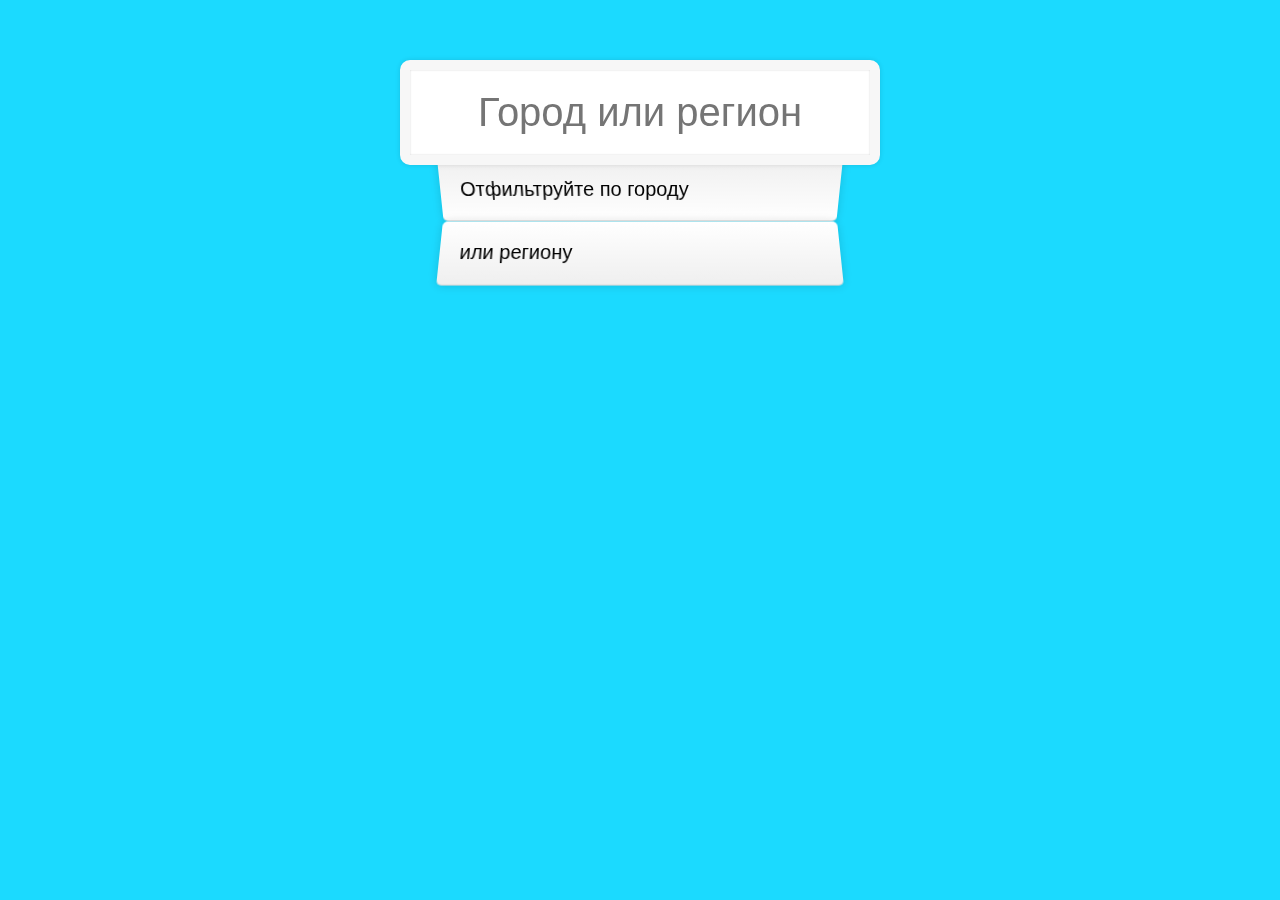
<file: Ajax Type Ahead/index.html>
<!DOCTYPE html>
<html lang="en">
<head>
    <meta charset="UTF-8">
    <title>Type Ahead 👀</title>
    <link rel="stylesheet" href="main.css">
</head>
<body>

<form class="search-form">
    <input type="text" class="search" placeholder="Город или регион">
    <ul class="suggestions">
        <li>Отфильтруйте по городу</li>
        <li>или региону</li>
    </ul>
</form>
<script src="index.js">
</script>
</body>
</html>
</file>
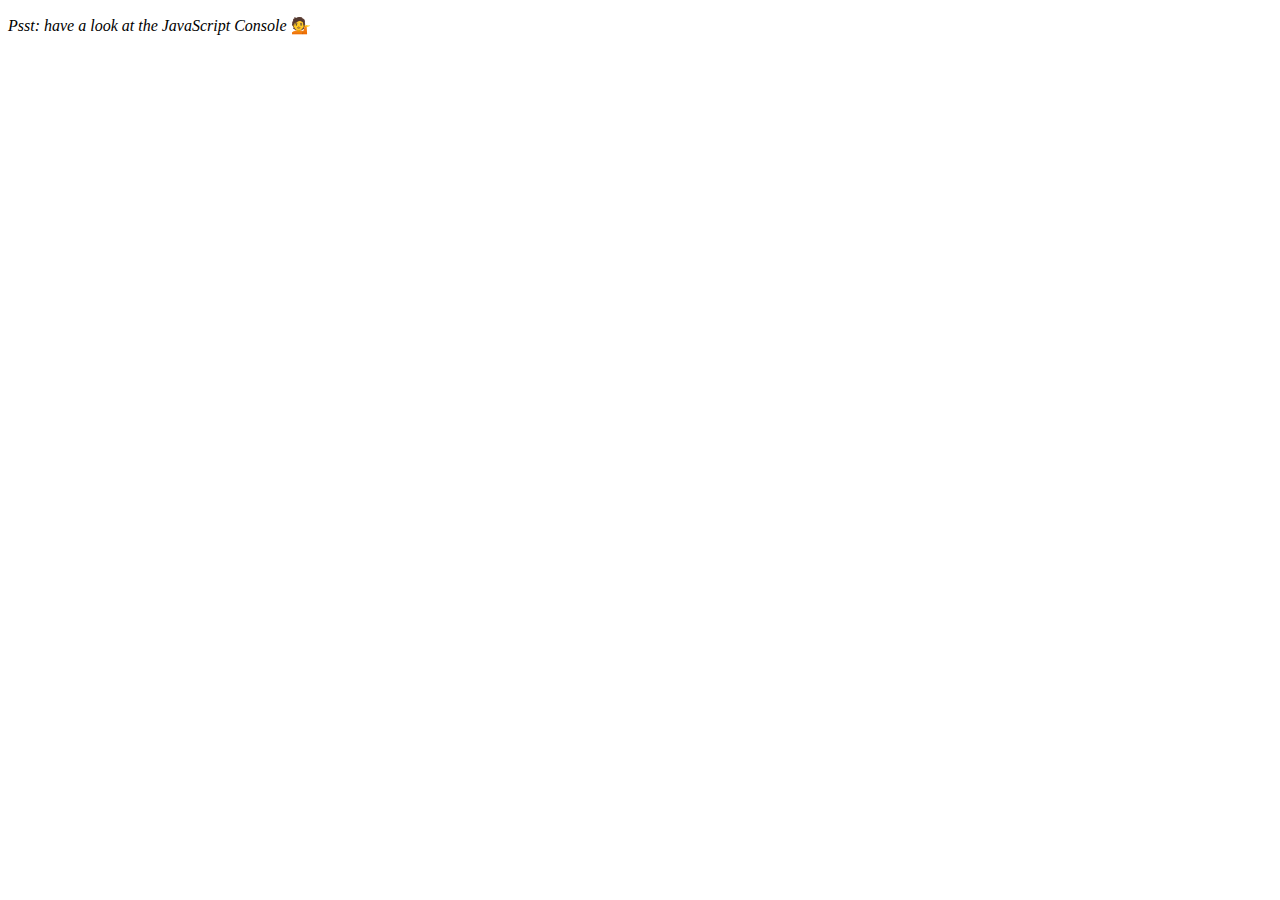
<file: Array Cardio Day 1/index.html>
<!DOCTYPE html>
<html lang="en">
<head>
    <meta charset="UTF-8">
    <title>Array Cardio 💪</title>
</head>
<body>
<p><em>Psst: have a look at the JavaScript Console</em> 💁</p>

<script src="index.js"></script>
</body>
</html>
</file>
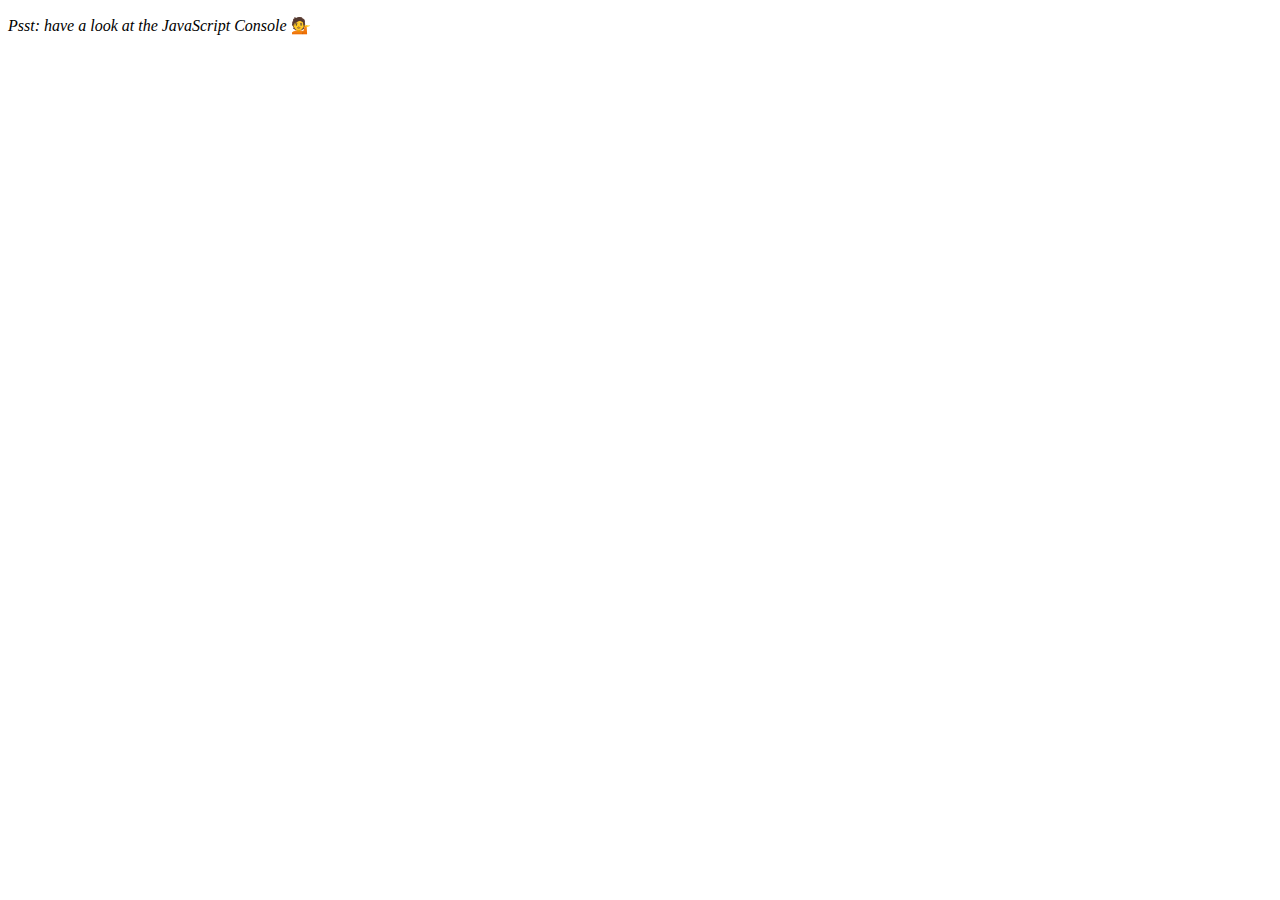
<file: Array Cardio Day 2/index.html>
<!DOCTYPE html>
<html lang="en">
<head>
    <meta charset="UTF-8">
    <title>Array Cardio Day 2</title>
</head>
<body>
<p><em>Psst: have a look at the JavaScript Console</em> 💁</p>
<script src="index.js"></script>
</body>
</html>
</file>
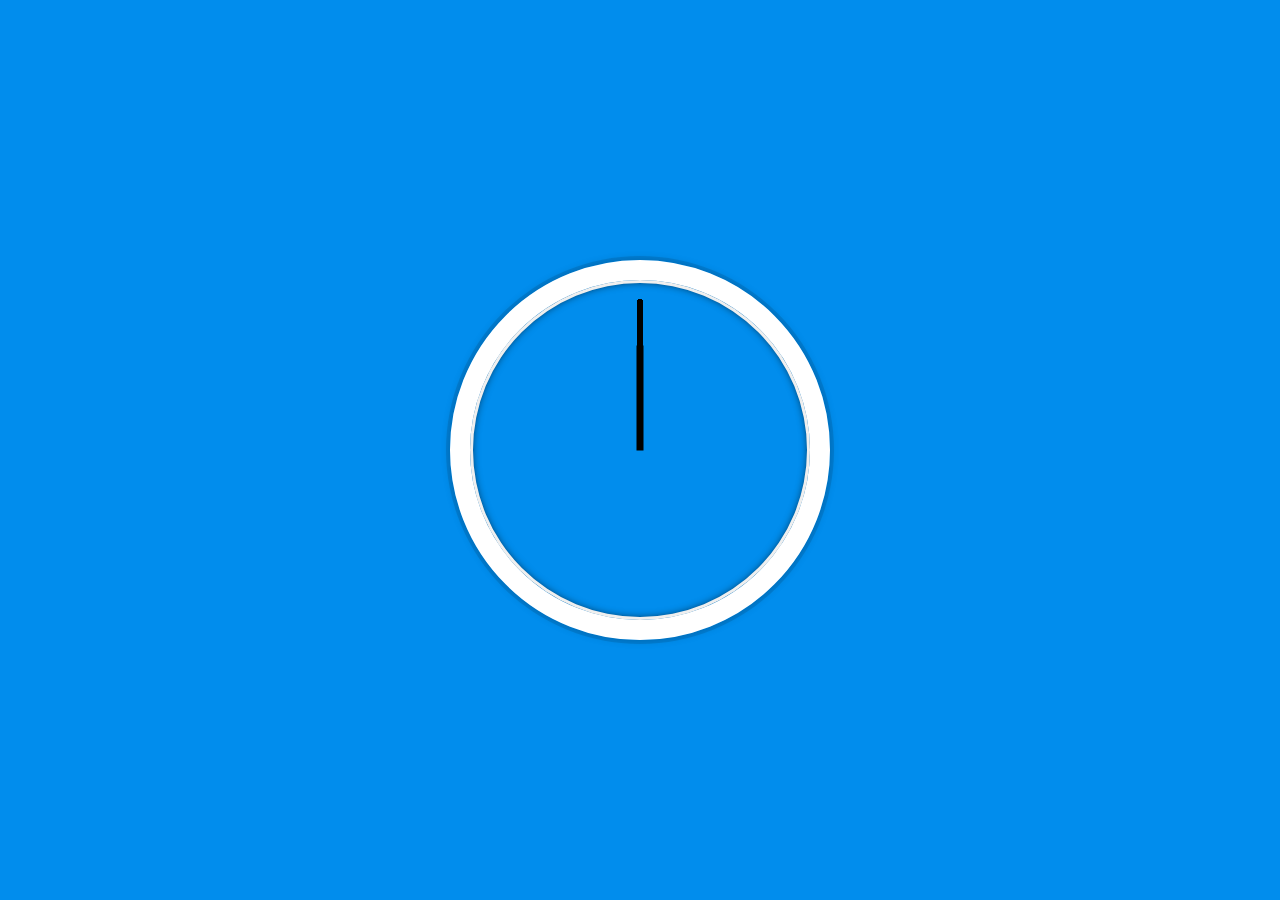
<file: CSS+JS Clock/index.html>
<!DOCTYPE html>
<html lang="en">
<head>
    <meta charset="UTF-8">
    <title>JS + CSS Clock</title>
    <link href="main.css" rel="stylesheet">
</head>
<body>


<div class="clock">
    <div class="clock-face">
        <div class="hand hour-hand"></div>
        <div class="hand min-hand"></div>
        <div class="hand second-hand"></div>
    </div>
</div>
<script src="index.js">
</script>
</body>
</html>
</file>
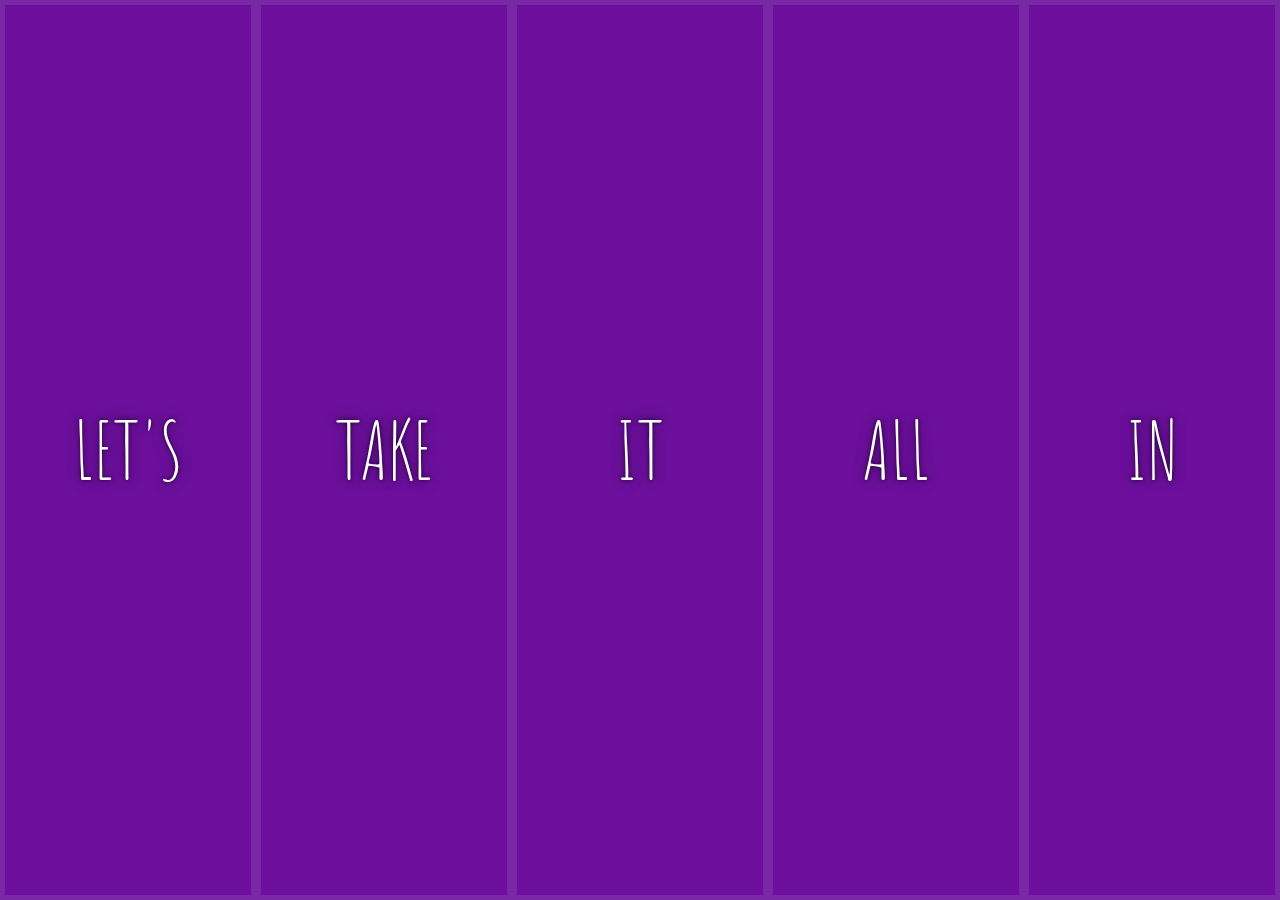
<file: Flex Panels Image Gallery/index.html>
<!DOCTYPE html>
<html lang="en">
<head>
    <meta charset="UTF-8">
    <title>Flex Panels 💪</title>
    <link href='https://fonts.googleapis.com/css?family=Amatic+SC' rel='stylesheet' type='text/css'>
    <link href="main.css" rel="stylesheet" type="text/css">
</head>
<body>


<div class="panels">
    <div class="panel panel1">
        <p>Hey</p>
        <p>Let's</p>
        <p>Dance</p>
    </div>
    <div class="panel panel2">
        <p>Give</p>
        <p>Take</p>
        <p>Receive</p>
    </div>
    <div class="panel panel3">
        <p>Experience</p>
        <p>It</p>
        <p>Today</p>
    </div>
    <div class="panel panel4">
        <p>Give</p>
        <p>All</p>
        <p>You can</p>
    </div>
    <div class="panel panel5">
        <p>Life</p>
        <p>In</p>
        <p>Motion</p>
    </div>
</div>

<script src="index.js">
</script>



</body>
</html>
</file>
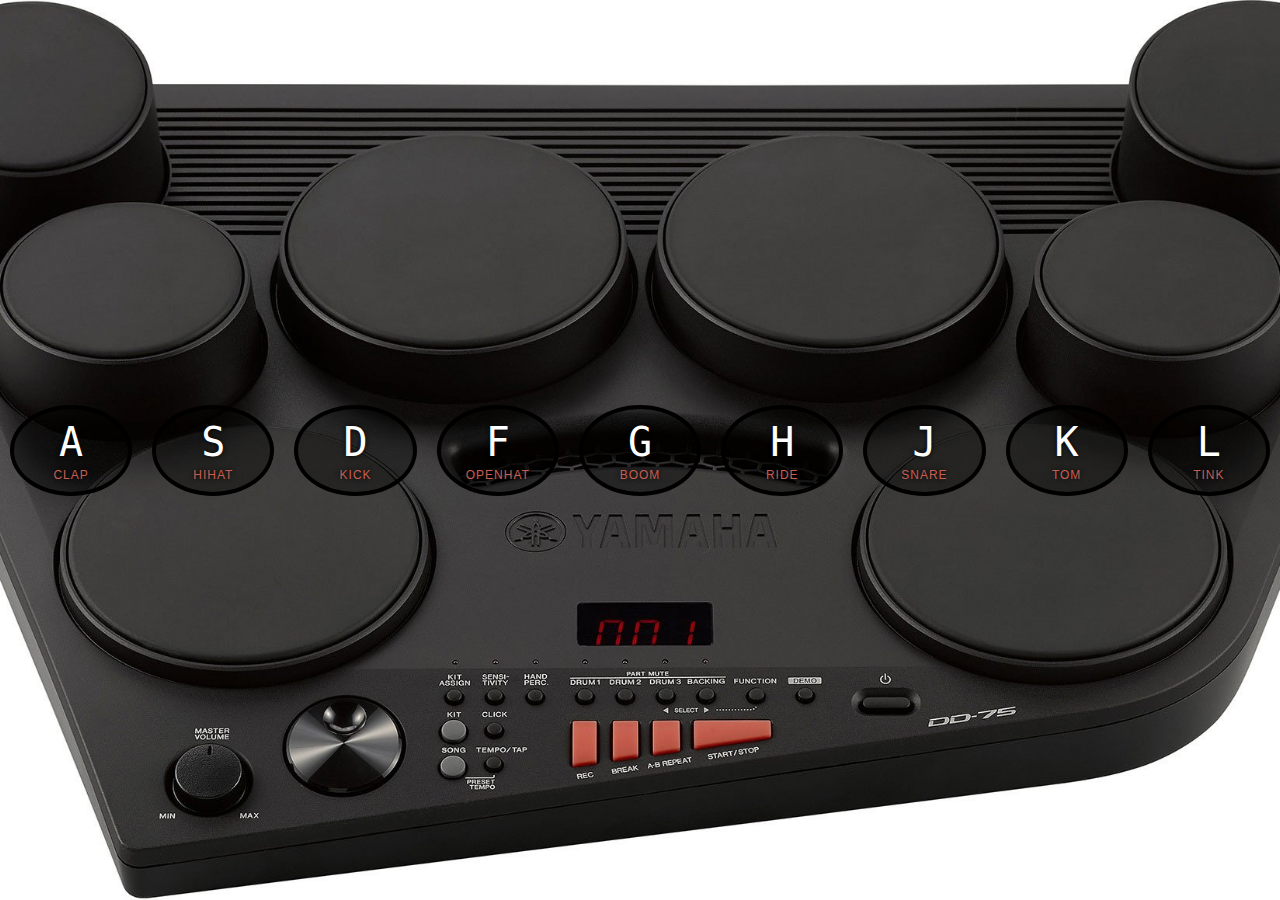
<file: JS Drum Kit/index.html>
<!DOCTYPE html>
<html lang="en">
<head>
    <meta charset="UTF-8">
    <title>JS Drum Kit</title>
    <link rel="stylesheet" href="style.css">
</head>
<body>


<div class="keys">
    <div data-key="65" onclick="playSample('clap')" class="key">
        <kbd>A</kbd>
        <span class="sound">clap</span>
    </div>
    <div data-key="83" onclick="playSample('hihat')" class="key">
        <kbd>S</kbd>
        <span class="sound">hihat</span>
    </div>
    <div data-key="68" onclick="playSample('kick')" class="key">
        <kbd>D</kbd>
        <span class="sound">kick</span>
    </div>
    <div data-key="70" onclick="playSample('openhat')" class="key">
        <kbd>F</kbd>
        <span class="sound">openhat</span>
    </div>
    <div data-key="71" onclick="playSample('boom')" class="key">
        <kbd>G</kbd>
        <span class="sound">boom</span>
    </div>
    <div data-key="72" onclick="playSample('ride')" class="key">
        <kbd>H</kbd>
        <span class="sound">ride</span>
    </div>
    <div data-key="74" onclick="playSample('snare')" class="key">
        <kbd>J</kbd>
        <span class="sound">snare</span>
    </div>
    <div data-key="75" onclick="playSample('tom')" class="key">
        <kbd>K</kbd>
        <span class="sound">tom</span>
    </div>
    <div data-key="76" onclick="playSample('tink')" class="key">
        <kbd>L</kbd>
        <span class="sound">tink</span>
    </div>
</div>

<audio data-key="65" id="clap" src="sounds/clap.wav"></audio>
<audio data-key="83" id="hihat" src="sounds/hihat.wav"></audio>
<audio data-key="68" id="kick" src="sounds/kick.wav"></audio>
<audio data-key="70" id="openhat" src="sounds/openhat.wav"></audio>
<audio data-key="71" id="boom" src="sounds/boom.wav"></audio>
<audio data-key="72" id="ride" src="sounds/ride.wav"></audio>
<audio data-key="74" id="snare" src="sounds/snare.wav"></audio>
<audio data-key="75" id="tom" src="sounds/tom.wav"></audio>
<audio data-key="76" id="tink" src="sounds/tink.wav"></audio>

<script src="index.js">
</script>


</body>
</html>
</file>
<file: Ajax Type Ahead/main.css>
html {
    box-sizing: border-box;
    background: #1BDAFF;
    font-family: 'helvetica neue', Arial, sans-serif;
    font-size: 20px;
    font-weight: 200;
    }

*, *:before, *:after {
    box-sizing: inherit;
    }

input {
    width: 100%;
    padding: 20px;
    }

.search-form {
    max-width: 400px;
    margin: 50px auto;
    }

input.search {
    margin: 0;
    text-align: center;
    outline: 0;
    border: 10px solid #F7F7F7;
    width: 120%;
    left: -10%;
    position: relative;
    top: 10px;
    z-index: 2;
    border-radius: 10px;
    font-size: 40px;
    box-shadow: 0 0 5px rgba(0, 0, 0, 0.12), inset 0 0 2px rgba(0, 0, 0, 0.19);
    }

.suggestions {
    margin: 0;
    padding: 0;
    position: relative;
    /*perspective: 20px;*/
    }

.suggestions li {
    background: white;
    list-style: none;
    border-bottom: 1px solid #D8D8D8;
    border-radius: 5px;
    box-shadow: 0 0 10px rgba(0, 0, 0, 0.14);
    margin: 0;
    padding: 20px;
    transition: background 0.2s;
    display: flex;
    justify-content: space-between;
    }

.suggestions li:nth-child(even) {
    transform: perspective(100px) rotateX(3deg) translateY(2px) scale(1.001);
    background: linear-gradient(to bottom,  #ffffff 0%,#EFEFEF 100%);
    }

.suggestions li:nth-child(odd) {
    transform: perspective(100px) rotateX(-3deg) translateY(3px);
    background: linear-gradient(to top,  #ffffff 0%,#EFEFEF 100%);
    }

span.population {
    font-size: 15px;
    }

.hl {
    background: #ffc600;
    }
</file>
<file: CSS+JS Clock/main.css>
html {
    background: #018DED url('https://images.unsplash.com/photo-1514454529242-9e4677563e7b?ixlib=rb-1.2.1&ixid=eyJhcHBfaWQiOjEyMDd9&auto=format&fit=crop&w=1950&q=80');
    background-size: cover;
    font-family: 'helvetica neue', Arial, sans-serif ;
    text-align: center;
    font-size: 10px;
    }
body {
    margin: 0;
    font-size: 2rem;
    display: flex;
    flex: 1;
    min-height: 100vh;
    align-items: center;
    }
.clock {
    width: 30rem;
    height: 30rem;
    border: 20px solid white;
    border-radius: 50%;
    margin: 50px auto;
    position: relative;
    padding: 2rem;
    box-shadow:
            0 0 0 4px rgba(0,0,0,0.1),
            inset 0 0 0 3px #EFEFEF,
            inset 0 0 10px black,
            0 0 10px rgba(0,0,0,0.2);
    }
.clock-face {
    position: relative;
    width: 100%;
    height: 100%;
    transform: translateY(-3px);
    }
.hand {
    width: 50%;
    height: 6px;
    background: black;
    position: absolute;
    top: 50%;
    transform-origin: 100%;
    transform: rotate(90deg); /* ставим стрелки на 12 часов */
    transition: all 0.2s;
    transition-timing-function: cubic-bezier(0.4, 2.08, 0.55, 0.44);
    }
.second-hand {
    height: 4px;
    }
.hour-hand {
    width: 35%;
    left: 15%;
    height: 7px;
    }
</file>
<file: Flex Panels Image Gallery/main.css>
html {
    box-sizing: border-box;
    background: #ffc600;
    font-family: 'helvetica neue';
    font-size: 20px;
    font-weight: 200;
    }

body {
    margin: 0;
    }

*, *:before, *:after {
    box-sizing: inherit;
    }
.panels {
    min-height: 100vh;
    overflow: hidden;
    display: flex;
    }
.panel {
    background: #6B0F9C;
    box-shadow: inset 0 0 0 5px rgba(255,255,255,0.1);
    color: white;
    text-align: center;
    align-items: center;
    /* Safari transitionend event.propertyName === flex */
    /* Chrome + FF transitionend event.propertyName === flex-grow */
    transition:
            font-size 0.7s cubic-bezier(0.61,-0.19, 0.7,-0.11),
            flex 0.7s cubic-bezier(0.61,-0.19, 0.7,-0.11),
            background 0.2s;
    font-size: 20px;
    background-size: cover;
    background-position: center;
    flex: 1;
    justify-content: center;
    display: flex;
    flex-direction: column;
    }
.panel1 { background-image:url(https://images.unsplash.com/photo-1548365278-2ee092b7bb18?ixlib=rb-1.2.1&auto=format&fit=crop&w=2134&q=80); }
.panel2 { background-image:url(https://images.unsplash.com/photo-1505455184862-554165e5f6ba?ixlib=rb-1.2.1&ixid=eyJhcHBfaWQiOjEyMDd9&auto=format&fit=crop&w=1500&h=1500); }
.panel3 { background-image:url(https://images.unsplash.com/photo-1524281423221-234569bc0438?ixlib=rb-1.2.1&ixid=eyJhcHBfaWQiOjEyMDd9&auto=format&fit=crop&w=2089&q=80); }
.panel4 { background-image:url(https://images.unsplash.com/photo-1553264646-7eb44743436f?ixlib=rb-1.2.1&auto=format&fit=crop&w=1500&h=1500); }
.panel5 { background-image:url(https://images.unsplash.com/photo-1500893099951-bfbcb107cd0b?ixlib=rb-1.2.1&ixid=eyJhcHBfaWQiOjEyMDd9&auto=format&fit=crop&w=1500&h=1500); }
/* Flex Items */
.panel > * {
    margin: 0;
    width: 100%;
    transition: transform 0.5s;
    flex: 1 0 auto;
    display: flex;
    justify-content: center;
    align-items: center;
    }
.panel > *:first-child { transform: translateY(-100%); }
.panel.open-active > *:first-child { transform: translateY(0); }
.panel > *:last-child { transform: translateY(100%); }
.panel.open-active > *:last-child { transform: translateY(0); }
.panel p {
    text-transform: uppercase;
    font-family: 'Amatic SC', cursive;
    text-shadow: 0 0 4px rgba(0, 0, 0, 0.72), 0 0 14px rgba(0, 0, 0, 0.45);
    font-size: 2em;
    }

.panel p:nth-child(2) {
    font-size: 4em;
    }
.panel.open {
    flex: 5;
    font-size: 40px;
    }

@media only screen and (max-width: 600px) {
    .panel p {
        font-size: 1em;
        }
    }
</file>
<file: JS Drum Kit/style.css>
html {
    font-size: 10px;
    background: url(drum_machine.jpg) center;
    background-size: cover;
}

body,html {
    margin: 0;
    padding: 0;
    font-family: sans-serif;
}

.keys {
    display: flex;
    flex: 1;
    min-height: 100vh;
    align-items: center;
    justify-content: center;
}

.key {
    border: .4rem solid black;
    border-radius: 50%;
    margin: 1rem;
    font-size: 1.5rem;
    padding: 1rem .5rem;
    transition: all .07s ease;
    width: 12rem;
    text-align: center;
    color: white;
    background: rgba(0,0,0,0.4);
    text-shadow: 0 0 .5rem black;
}

.playing, .clicked {
    transform: scale(1.1);
    border-color: #ffc600;
    box-shadow: 0 0 1rem #ffc600;
}

kbd {
    display: block;
    font-size: 4rem;
}

.sound {
    font-size: 1.2rem;
    text-transform: uppercase;
    letter-spacing: .1rem;
    color: #c85e51;
}
</file>
